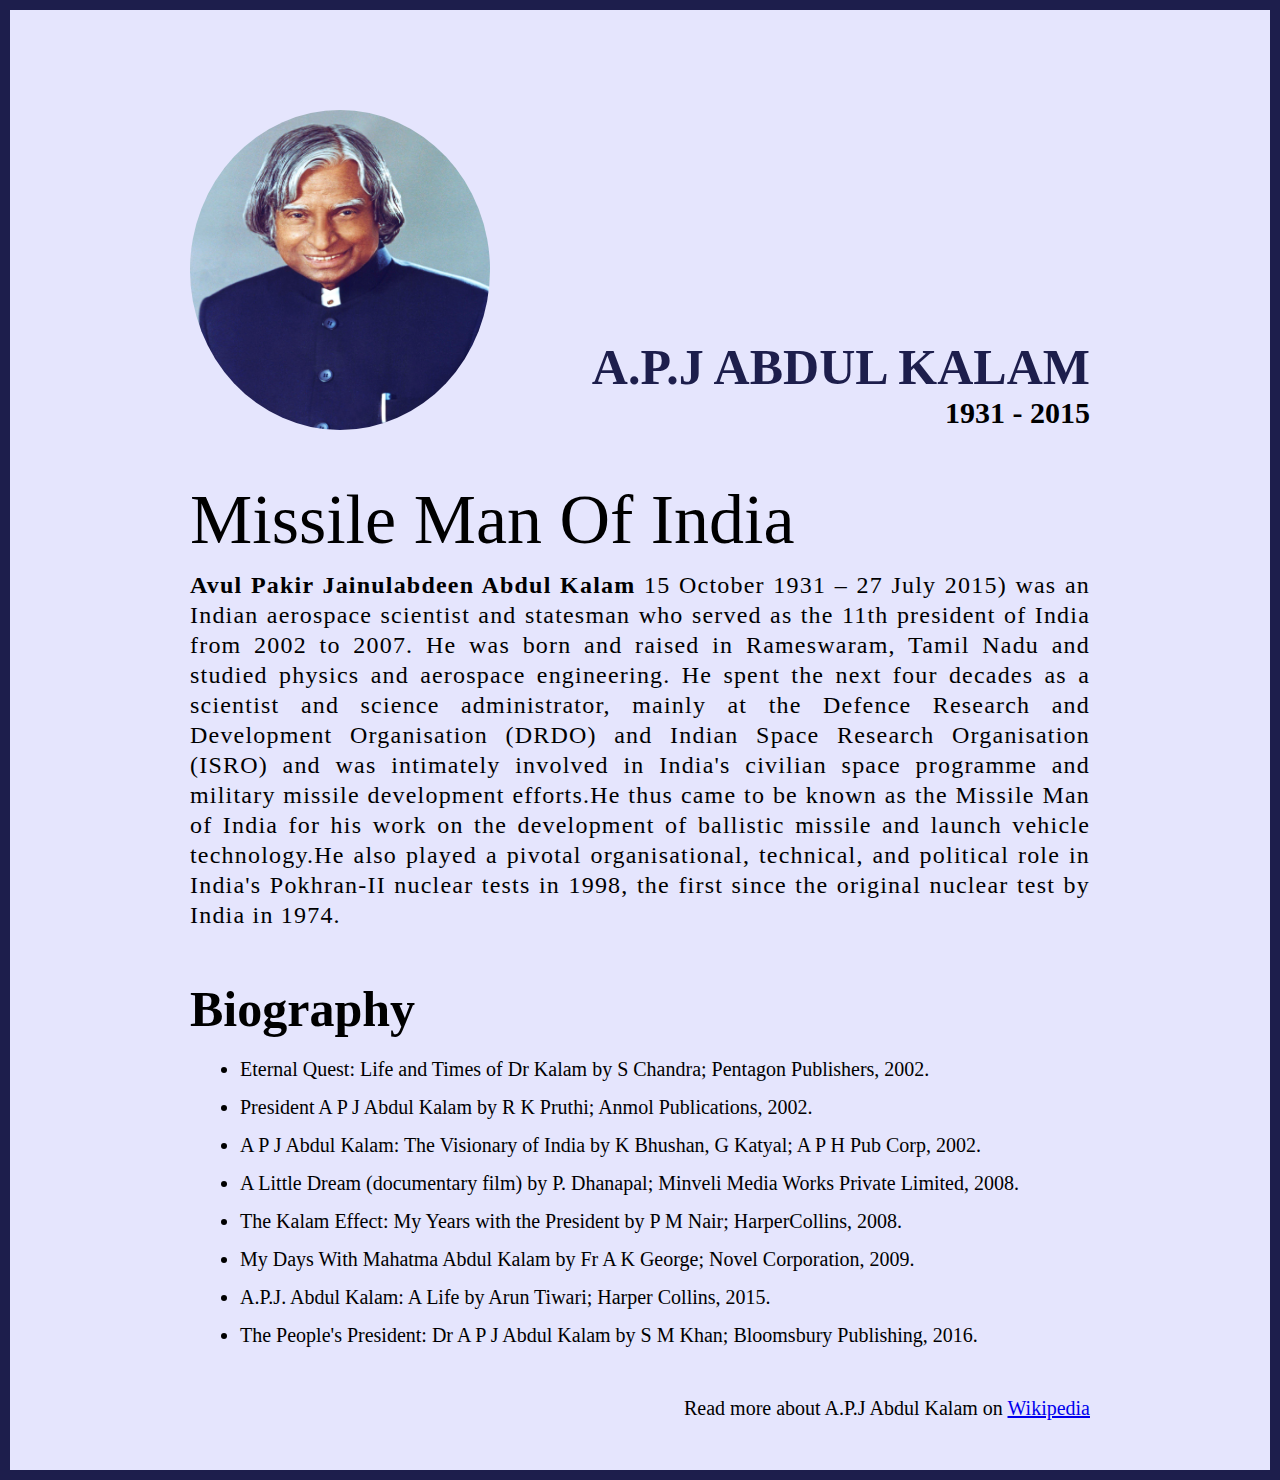
<file: Project1/index.html>
<!DOCTYPE html>
<html lang="en">
<head>
    <meta charset="UTF-8">
    <meta name="viewport" content="width=device-width, initial-scale=1.0">
    <title>The Tribute Website | A.P.J Abdul Kalam</title>
    <link rel="stylesheet" href="style.css">
</head>
<body>
    <div class="container">
        <div class="content">
            <section class="top-section">
                <div class="image_container">
                    <img src="images/apj.jpg" alt="Tribute" >
                </div>
                <div>
                    <h1>A.P.J Abdul Kalam</h1>
                    <h4>1931 - 2015</h4>
                </div>
            </section>
            <section class="about-section">
                <h2>Missile Man Of India</h2>
                <p>
                    <b>Avul Pakir Jainulabdeen Abdul Kalam</b> 15 October 1931 – 27 July 2015) was an Indian aerospace scientist and statesman who served as the 11th president of India from 2002 to 2007. He was born and raised in Rameswaram, Tamil Nadu and studied physics and aerospace engineering. He spent the next four decades as a scientist and science administrator, mainly at the Defence Research and Development Organisation (DRDO) and Indian Space Research Organisation (ISRO) and was intimately involved in India's civilian space programme and military missile development efforts.He thus came to be known as the Missile Man of India for his work on the development of ballistic missile and launch vehicle technology.He also played a pivotal organisational, technical, and political role in India's Pokhran-II nuclear tests in 1998, the first since the original nuclear test by India in 1974.</p>
            </section>
            <section class="biography-section">
                <h3>Biography</h3>
                <ul>
                    <li>Eternal Quest: Life and Times of Dr Kalam by S Chandra; Pentagon Publishers, 2002.</li>
                    <li>President A P J Abdul Kalam by R K Pruthi; Anmol Publications, 2002.</li>
                    <li>A P J Abdul Kalam: The Visionary of India by K Bhushan, G Katyal; A P H Pub Corp, 2002.</li>
                    <li>A Little Dream (documentary film) by P. Dhanapal; Minveli Media Works Private Limited, 2008.</li>
                    <li>The Kalam Effect: My Years with the President by P M Nair; HarperCollins, 2008.</li>
                    <li>My Days With Mahatma Abdul Kalam by Fr A K George; Novel Corporation, 2009.</li>
                    <li>A.P.J. Abdul Kalam: A Life by Arun Tiwari; Harper Collins, 2015.</li>
                    <li>The People's President: Dr A P J Abdul Kalam by S M Khan; Bloomsbury Publishing, 2016.</li>
                </ul>
                
            </section>
            <footer>
                <p>Read more about A.P.J Abdul Kalam on <a href="https://en.wikipedia.org/wiki/A._P._J._Abdul_Kalam">Wikipedia</a></p>
            </footer>
        </div>
    </div>
</body>
</html>
</file>
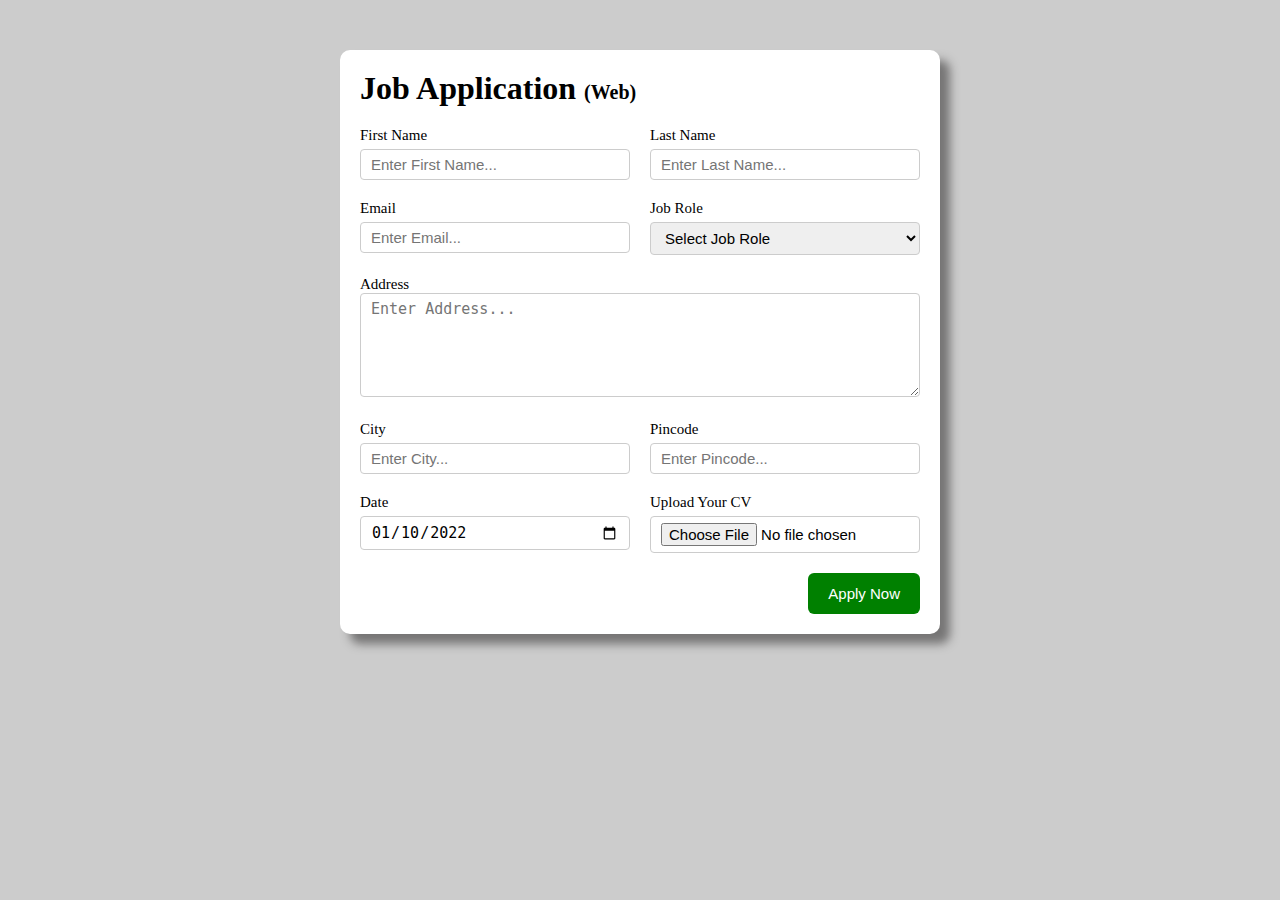
<file: Project2/index.html>
<!DOCTYPE html>
<html lang="en">
<head>
    <meta charset="UTF-8">
    <meta name="viewport" content="width=device-width, initial-scale=1.0">
    <title>Job Application Form</title>
    <link rel="stylesheet" href="style.css">
</head>
<body>
    <div class="container">
        <div class="apply_box">
            <h1>Job Application 
            <span class="title_small">(Web)</span></h1>
            <form action="">
                <div class="form_container">
                    <div class="form_control">
                        <label for="first_name">First Name</label>
                        <input name="first_name" id="first_name" placeholder="Enter First Name...">
                    </div>
                    <div class="form_control">
                        <label for="last_name">Last Name</label>
                        <input name="last_name" id="last_name" placeholder="Enter Last Name...">
                    </div>
                    <div class="form_control">
                        <label for="email">Email</label>
                        <input type="email" name="email" id="email" placeholder="Enter Email...">
                    </div>
                    <div class="form_control">
                        <label for="job_role">Job Role</label>
                        <select name="job_role" id="job_role">
                            <option value="">Select Job Role</option>
                            <option value="frontend">Frontend Developer</option>
                            <option value="backend">Backend Developer</option>
                            <option value="full_stack">Full Stack Developer</option>
                            <option value="ui_ux">UI UX Designer</option>
                        </select>
                    </div>
                    <div class="textarea_control">
                        <label for="address">Address</label>
                        <textarea name="address" id="address" cols="50" rows="5" placeholder="Enter Address..."></textarea>
                    </div>
                    <div class="form_control">
                        <label for="city">City</label>
                        <input name="city" id="city" placeholder="Enter City...">
                    </div>
                    <div class="form_control">
                        <label for="pincode">Pincode</label>
                        <input type="number" name="pincode" id="pincode" placeholder="Enter Pincode...">
                    </div>
                    <div class="form_control">
                        <label for="date">Date</label>
                        <input value="2022-01-10" type="date" name="date" id="date" >
                    </div>
                    <div class="form_control">
                        <label for="upload">Upload Your CV</label>
                        <input type="file" name="upload" id="upload" >
                    </div>
                </div>
                <div class="button_container">
                    <button type="submit">Apply Now</button>
                </div>
            </form>
        </div>
    </div>
</body>
</html>
</file>
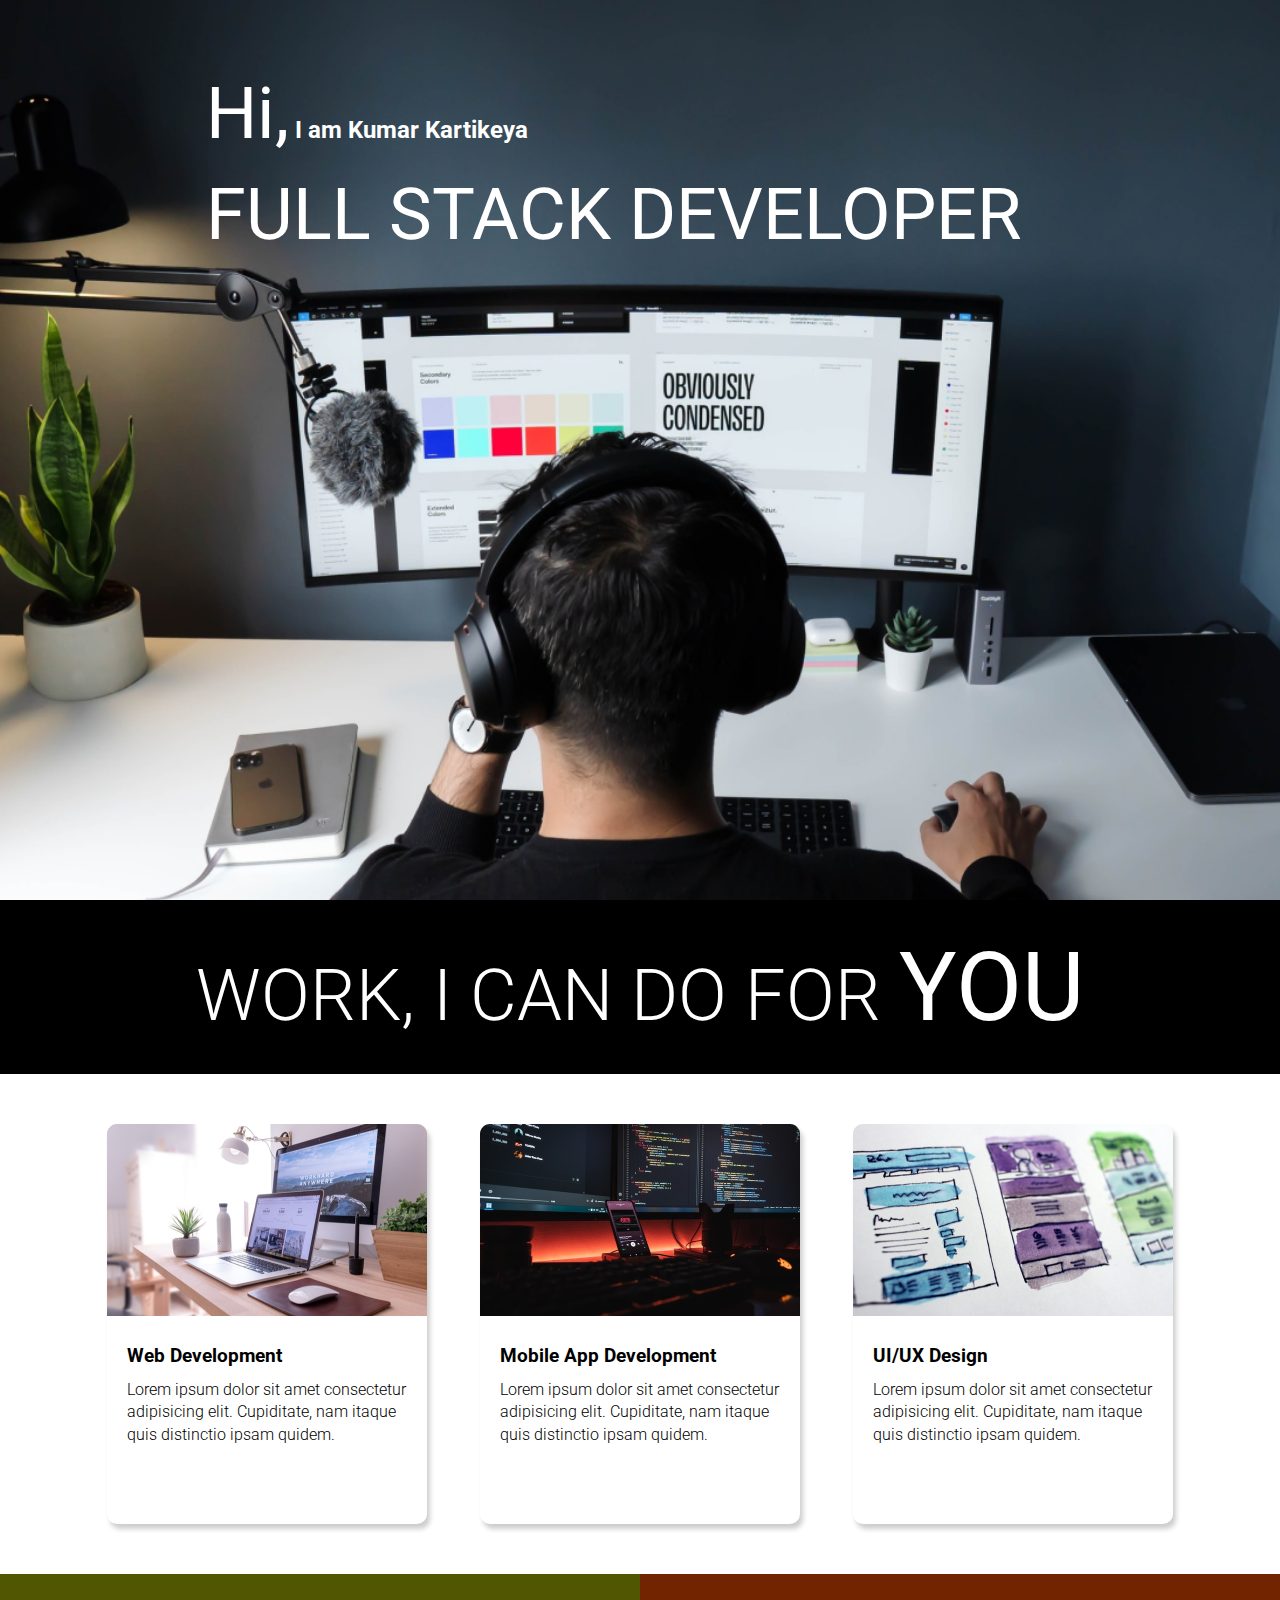
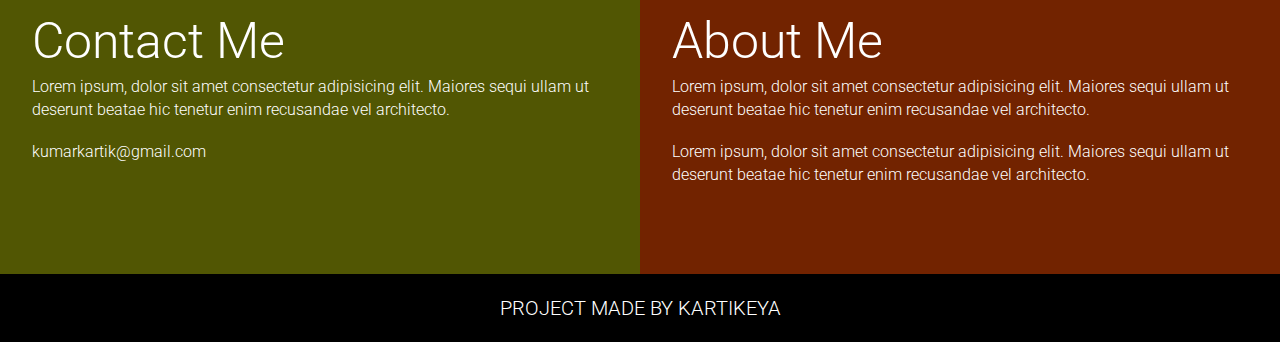
<file: Project4/index.html>
<!DOCTYPE html>
<html lang="en">
<head>
    <meta charset="UTF-8">
    <meta name="viewport" content="width=device-width, initial-scale=1.0">
    <title>Developer | Landing Page</title>
    <link rel="stylesheet" href="style.css">
</head>
<body>
    <section class="hero_section">
        <div class="text_container">
            <h2> <span class="lg_text">Hi,</span> I am Kumar Kartikeya</h2>
            <h1 class="lg_text">FULL STACK DEVELOPER</h1>
        </div>
    </section>
    <section class="black_box">
        <h2>WORK, I CAN DO FOR <span>YOU</span></h2>
    </section>

    <!-- Card Container -->
    <section class="work">
        <div class="grid_item">
            <div class="card">
                <div class="image_container">
                    <img src="/Project4/images/web.png" alt="Web Development">
                </div>
                <div class="card_content">
                    <h3>Web Development</h3>
                    <p>Lorem ipsum dolor sit amet consectetur adipisicing elit. Cupiditate, nam itaque quis distinctio ipsam quidem.</p>
                </div>
            </div>
        </div>
        <div class="grid_item">
            <div class="card">
                <div class="image_container">
                    <img src="/Project4/images/mobile.png" alt="App Development">
                </div>
                <div class="card_content">
                    <h3>Mobile App Development</h3>
                    <p>Lorem ipsum dolor sit amet consectetur adipisicing elit. Cupiditate, nam itaque quis distinctio ipsam quidem.</p>
                </div>
            </div>
        </div>
        <div class="grid_item">
            <div class="card">
                <div class="image_container">
                    <img src="/Project4/images/uiux.png" alt="UIUX Development">
                </div>
                <div class="card_content">
                    <h3>UI/UX Design</h3>
                    <p>Lorem ipsum dolor sit amet consectetur adipisicing elit. Cupiditate, nam itaque quis distinctio ipsam quidem.</p>
                </div>
            </div>
        </div>
        
    </section>

    <!-- Contact/About section -->
    <section class="bottom_section">
        <div class="contact">
            <h2>Contact Me</h2>
            <p>Lorem ipsum, dolor sit amet consectetur adipisicing elit. Maiores sequi ullam ut deserunt beatae hic tenetur enim recusandae vel architecto.</p>
            <p>kumarkartik@gmail.com</p>
        </div>
        <div class="about">
            <h2>About Me</h2>
            <p>Lorem ipsum, dolor sit amet consectetur adipisicing elit. Maiores sequi ullam ut deserunt beatae hic tenetur enim recusandae vel architecto.</p>
            <p>Lorem ipsum, dolor sit amet consectetur adipisicing elit. Maiores sequi ullam ut deserunt beatae hic tenetur enim recusandae vel architecto.</p>
        </div>
    </section>

    <footer>Project made by Kartikeya</footer>
</body>
</html>
</file>
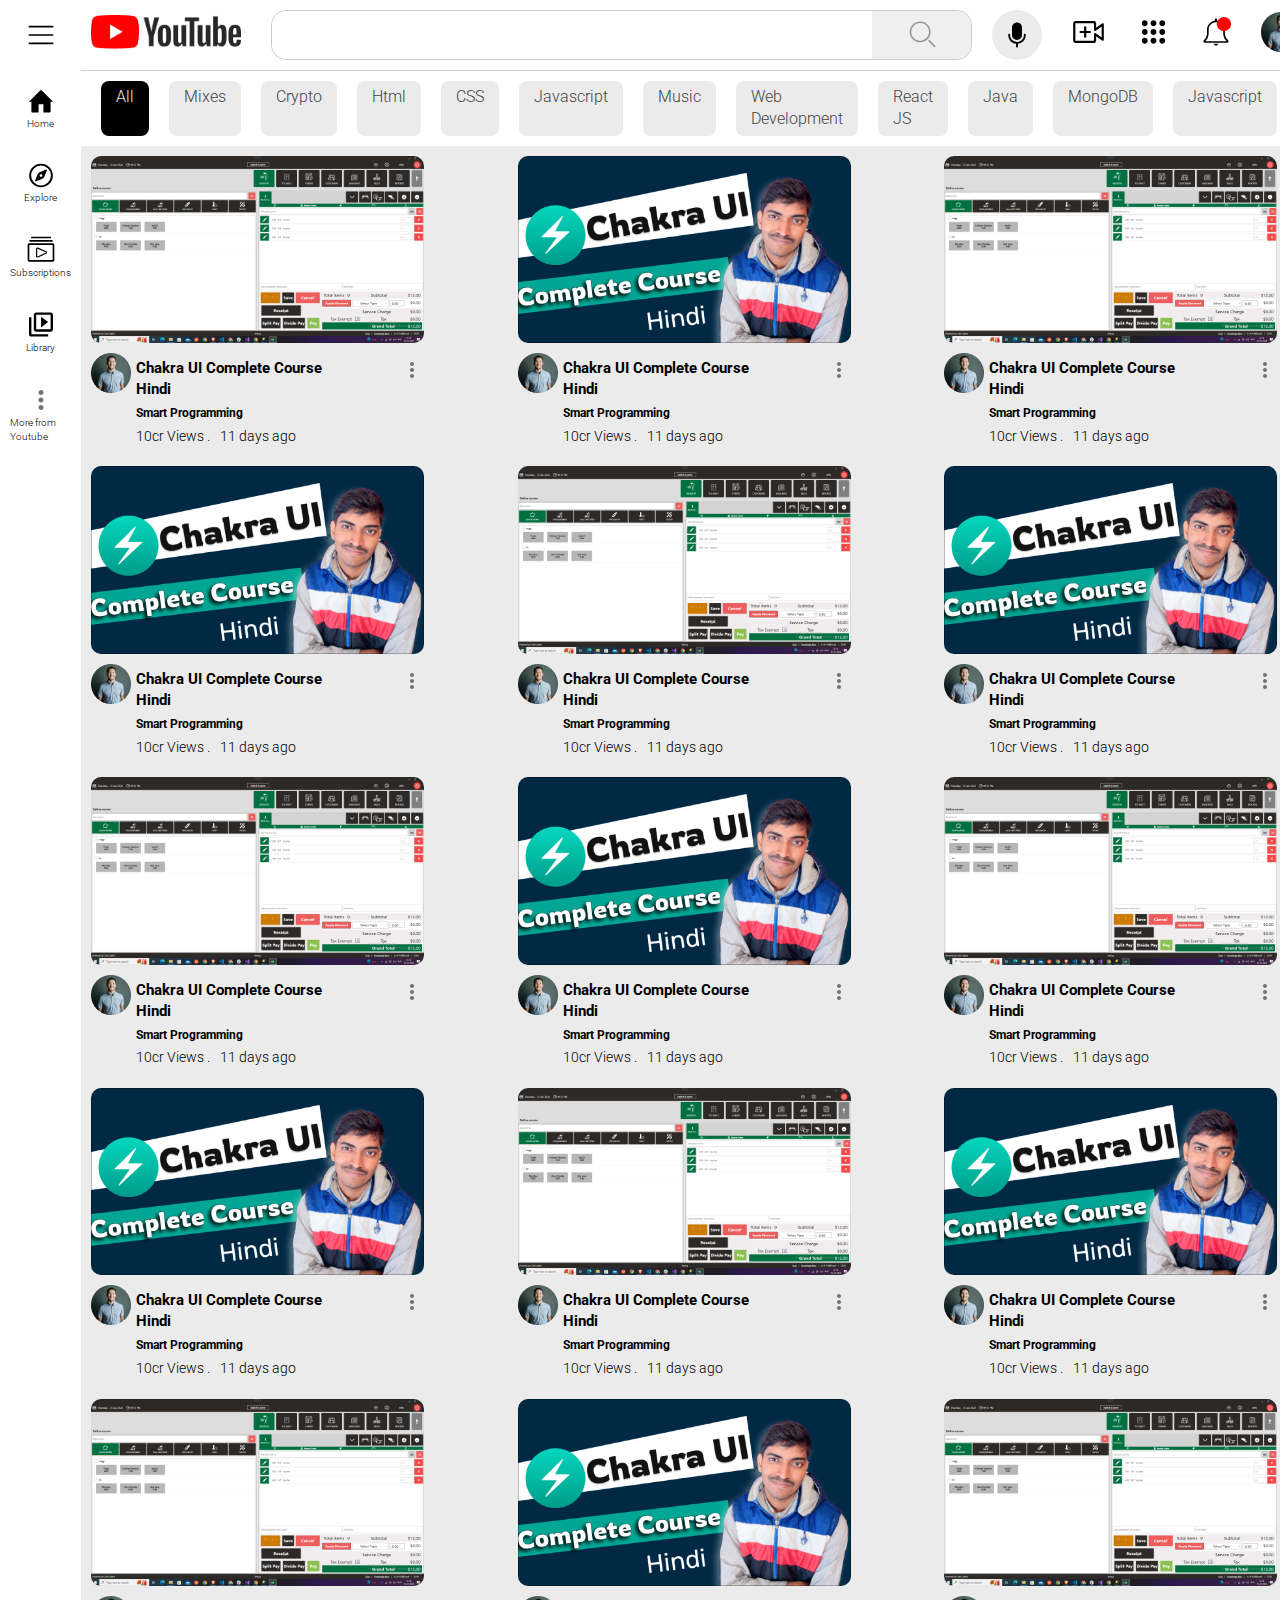
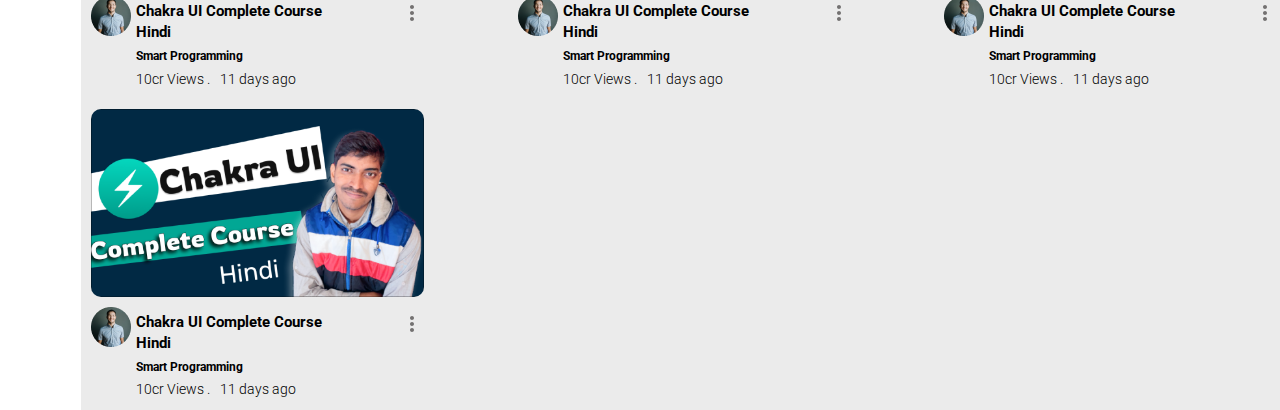
<file: Project7/index.html>
<!DOCTYPE html>
<html lang="en">
<head>
    <meta charset="UTF-8">
    <meta name="viewport" content="width=device-width, initial-scale=1.0">
    <title>YouTube LandingPage Clone</title>
    <link rel="stylesheet" href="style.css">
</head>
<body>
    <div class="container">
        <aside>
            <div class="bars">
                <img src="icons/bars.svg" alt="bars">
            </div>
            <div class="side-icons">
                <i>
                    <img src="icons/home.svg" alt="home">
                </i>
                <p>Home</p>
            </div>
            <div class="side-icons">
                <i>
                    <img src="icons/compass.svg" alt="Explore">
                </i>
                <p>Explore</p>
            </div>
            <div class="side-icons">
                <i>
                    <img src="icons/video-gallary.svg" alt="gallery">
                </i>
                <p>Subscriptions</p>
            </div>
            <div class="side-icons">
                <i>
                    <img src="icons/video-library.svg" alt="library">
                </i>
                <p>Library</p>
            </div>
            <div class="side-icons">
                <i>
                    <img src="icons/dots.svg" alt="More..">
                </i>
                <p>More from Youtube</p>
            </div>
        </aside>
        <div class="main-container">
            <header>
                <nav>
                    <div class="logo">
                        <img src="images/youtube-logo.png" alt="Youtube logo">
                    </div>
                    <div class="center-nav">
                        <div class="search">
                            <input type="text">
                            <button>
                                <img src="icons/search.svg" alt="Search Icon">
                            </button>
                        </div>
                        <div class="mic">
                            <img src="icons/mic.svg" alt="mic">
                        </div>
                    </div>
                    <div class="side-nav">
                        <i>
                            <img src="icons/video-add.svg" alt="video add">
                        </i>
                        <i>
                            <img src="icons/dot-grid.svg" alt="grid">
                        </i>
                        <i>
                            <img src="icons/bell.svg" alt="bell">
                        </i>
                        <i>
                            <img src="images/avatar.png" alt="avatar">
                        </i>
                    </div>
                </nav>
                <div class="tags">
                    <div class="tag dark">All</div>
                    <div class="tag light">Mixes</div>
                    <div class="tag light">Crypto</div>
                    <div class="tag light">Html</div>
                    <div class="tag light">CSS</div>
                    <div class="tag light">Javascript</div>
                    <div class="tag light">Music</div>
                    <div class="tag light">Web Development</div>
                    <div class="tag light">React JS</div>
                    <div class="tag light">Java</div>
                    <div class="tag light">MongoDB</div>
                    <div class="tag light">Javascript</div>
                    <div class="tag light">Music</div>
                    <div class="tag light">Web Development</div>
                    <div class="tag light">React JS</div>
                    
                </div>
            </header>
            <main>
                <div class="card-container">
                    <div class="card">
                        <img src="images/thumbnail2.png" alt="thumbnail">
                        <div class="avatar-content">
                            <div class="avatar">
                                <img src="images/avatar.png" alt="Avatar">
                            </div>
    
                            <div class="content">
                                <h3>Chakra UI Complete Course Hindi</h3>
                                <p class="channel-name">
                                    Smart Programming
                                </p>
                                <div class="content-status">
                                    <p>10cr Views .</p>
                                    <p>11 days ago</p>
                                </div>
                            </div>
                            <div class="dots">
                                <img src="icons/dots.svg" alt="dots">
                            </div>
                        </div>
                    </div>

                    <div class="card">
                        <img src="images/thumbnail.png" alt="thumbnail">
                        <div class="avatar-content">
                            <div class="avatar">
                                <img src="images/avatar.png" alt="Avatar">
                            </div>
    
                            <div class="content">
                                <h3>Chakra UI Complete Course Hindi</h3>
                                <p class="channel-name">
                                    Smart Programming
                                </p>
                                <div class="content-status">
                                    <p>10cr Views .</p>
                                    <p>11 days ago</p>
                                </div>
                            </div>
                            <div class="dots">
                                <img src="icons/dots.svg" alt="dots">
                            </div>
                        </div>
                    </div>

                    <div class="card">
                        <img src="images/thumbnail2.png" alt="thumbnail">
                        <div class="avatar-content">
                            <div class="avatar">
                                <img src="images/avatar.png" alt="Avatar">
                            </div>
    
                            <div class="content">
                                <h3>Chakra UI Complete Course Hindi</h3>
                                <p class="channel-name">
                                    Smart Programming
                                </p>
                                <div class="content-status">
                                    <p>10cr Views .</p>
                                    <p>11 days ago</p>
                                </div>
                            </div>
                            <div class="dots">
                                <img src="icons/dots.svg" alt="dots">
                            </div>
                        </div>
                    </div>

                    <div class="card">
                        <img src="images/thumbnail.png" alt="thumbnail">
                        <div class="avatar-content">
                            <div class="avatar">
                                <img src="images/avatar.png" alt="Avatar">
                            </div>
    
                            <div class="content">
                                <h3>Chakra UI Complete Course Hindi</h3>
                                <p class="channel-name">
                                    Smart Programming
                                </p>
                                <div class="content-status">
                                    <p>10cr Views .</p>
                                    <p>11 days ago</p>
                                </div>
                            </div>
                            <div class="dots">
                                <img src="icons/dots.svg" alt="dots">
                            </div>
                        </div>
                    </div>

                    <div class="card">
                        <img src="images/thumbnail2.png" alt="thumbnail">
                        <div class="avatar-content">
                            <div class="avatar">
                                <img src="images/avatar.png" alt="Avatar">
                            </div>
    
                            <div class="content">
                                <h3>Chakra UI Complete Course Hindi</h3>
                                <p class="channel-name">
                                    Smart Programming
                                </p>
                                <div class="content-status">
                                    <p>10cr Views .</p>
                                    <p>11 days ago</p>
                                </div>
                            </div>
                            <div class="dots">
                                <img src="icons/dots.svg" alt="dots">
                            </div>
                        </div>
                    </div>

                    <div class="card">
                        <img src="images/thumbnail.png" alt="thumbnail">
                        <div class="avatar-content">
                            <div class="avatar">
                                <img src="images/avatar.png" alt="Avatar">
                            </div>
    
                            <div class="content">
                                <h3>Chakra UI Complete Course Hindi</h3>
                                <p class="channel-name">
                                    Smart Programming
                                </p>
                                <div class="content-status">
                                    <p>10cr Views .</p>
                                    <p>11 days ago</p>
                                </div>
                            </div>
                            <div class="dots">
                                <img src="icons/dots.svg" alt="dots">
                            </div>
                        </div>
                    </div>

                    <div class="card">
                        <img src="images/thumbnail2.png" alt="thumbnail">
                        <div class="avatar-content">
                            <div class="avatar">
                                <img src="images/avatar.png" alt="Avatar">
                            </div>
    
                            <div class="content">
                                <h3>Chakra UI Complete Course Hindi</h3>
                                <p class="channel-name">
                                    Smart Programming
                                </p>
                                <div class="content-status">
                                    <p>10cr Views .</p>
                                    <p>11 days ago</p>
                                </div>
                            </div>
                            <div class="dots">
                                <img src="icons/dots.svg" alt="dots">
                            </div>
                        </div>
                    </div>

                    <div class="card">
                        <img src="images/thumbnail.png" alt="thumbnail">
                        <div class="avatar-content">
                            <div class="avatar">
                                <img src="images/avatar.png" alt="Avatar">
                            </div>
    
                            <div class="content">
                                <h3>Chakra UI Complete Course Hindi</h3>
                                <p class="channel-name">
                                    Smart Programming
                                </p>
                                <div class="content-status">
                                    <p>10cr Views .</p>
                                    <p>11 days ago</p>
                                </div>
                            </div>
                            <div class="dots">
                                <img src="icons/dots.svg" alt="dots">
                            </div>
                        </div>
                    </div>

                    <div class="card">
                        <img src="images/thumbnail2.png" alt="thumbnail">
                        <div class="avatar-content">
                            <div class="avatar">
                                <img src="images/avatar.png" alt="Avatar">
                            </div>
    
                            <div class="content">
                                <h3>Chakra UI Complete Course Hindi</h3>
                                <p class="channel-name">
                                    Smart Programming
                                </p>
                                <div class="content-status">
                                    <p>10cr Views .</p>
                                    <p>11 days ago</p>
                                </div>
                            </div>
                            <div class="dots">
                                <img src="icons/dots.svg" alt="dots">
                            </div>
                        </div>
                    </div>

                    <div class="card">
                        <img src="images/thumbnail.png" alt="thumbnail">
                        <div class="avatar-content">
                            <div class="avatar">
                                <img src="images/avatar.png" alt="Avatar">
                            </div>
    
                            <div class="content">
                                <h3>Chakra UI Complete Course Hindi</h3>
                                <p class="channel-name">
                                    Smart Programming
                                </p>
                                <div class="content-status">
                                    <p>10cr Views .</p>
                                    <p>11 days ago</p>
                                </div>
                            </div>
                            <div class="dots">
                                <img src="icons/dots.svg" alt="dots">
                            </div>
                        </div>
                    </div>

                    <div class="card">
                        <img src="images/thumbnail2.png" alt="thumbnail">
                        <div class="avatar-content">
                            <div class="avatar">
                                <img src="images/avatar.png" alt="Avatar">
                            </div>
    
                            <div class="content">
                                <h3>Chakra UI Complete Course Hindi</h3>
                                <p class="channel-name">
                                    Smart Programming
                                </p>
                                <div class="content-status">
                                    <p>10cr Views .</p>
                                    <p>11 days ago</p>
                                </div>
                            </div>
                            <div class="dots">
                                <img src="icons/dots.svg" alt="dots">
                            </div>
                        </div>
                    </div>

                    <div class="card">
                        <img src="images/thumbnail.png" alt="thumbnail">
                        <div class="avatar-content">
                            <div class="avatar">
                                <img src="images/avatar.png" alt="Avatar">
                            </div>
    
                            <div class="content">
                                <h3>Chakra UI Complete Course Hindi</h3>
                                <p class="channel-name">
                                    Smart Programming
                                </p>
                                <div class="content-status">
                                    <p>10cr Views .</p>
                                    <p>11 days ago</p>
                                </div>
                            </div>
                            <div class="dots">
                                <img src="icons/dots.svg" alt="dots">
                            </div>
                        </div>
                    </div>

                    <div class="card">
                        <img src="images/thumbnail2.png" alt="thumbnail">
                        <div class="avatar-content">
                            <div class="avatar">
                                <img src="images/avatar.png" alt="Avatar">
                            </div>
    
                            <div class="content">
                                <h3>Chakra UI Complete Course Hindi</h3>
                                <p class="channel-name">
                                    Smart Programming
                                </p>
                                <div class="content-status">
                                    <p>10cr Views .</p>
                                    <p>11 days ago</p>
                                </div>
                            </div>
                            <div class="dots">
                                <img src="icons/dots.svg" alt="dots">
                            </div>
                        </div>
                    </div>

                    <div class="card">
                        <img src="images/thumbnail.png" alt="thumbnail">
                        <div class="avatar-content">
                            <div class="avatar">
                                <img src="images/avatar.png" alt="Avatar">
                            </div>
    
                            <div class="content">
                                <h3>Chakra UI Complete Course Hindi</h3>
                                <p class="channel-name">
                                    Smart Programming
                                </p>
                                <div class="content-status">
                                    <p>10cr Views .</p>
                                    <p>11 days ago</p>
                                </div>
                            </div>
                            <div class="dots">
                                <img src="icons/dots.svg" alt="dots">
                            </div>
                        </div>
                    </div>

                    <div class="card">
                        <img src="images/thumbnail2.png" alt="thumbnail">
                        <div class="avatar-content">
                            <div class="avatar">
                                <img src="images/avatar.png" alt="Avatar">
                            </div>
    
                            <div class="content">
                                <h3>Chakra UI Complete Course Hindi</h3>
                                <p class="channel-name">
                                    Smart Programming
                                </p>
                                <div class="content-status">
                                    <p>10cr Views .</p>
                                    <p>11 days ago</p>
                                </div>
                            </div>
                            <div class="dots">
                                <img src="icons/dots.svg" alt="dots">
                            </div>
                        </div>
                    </div>

                    <div class="card">
                        <img src="images/thumbnail.png" alt="thumbnail">
                        <div class="avatar-content">
                            <div class="avatar">
                                <img src="images/avatar.png" alt="Avatar">
                            </div>
    
                            <div class="content">
                                <h3>Chakra UI Complete Course Hindi</h3>
                                <p class="channel-name">
                                    Smart Programming
                                </p>
                                <div class="content-status">
                                    <p>10cr Views .</p>
                                    <p>11 days ago</p>
                                </div>
                            </div>
                            <div class="dots">
                                <img src="icons/dots.svg" alt="dots">
                            </div>
                        </div>
                    </main>
                </div>
            </div>
        </div>
                
    </div>
</body>
</html>
</file>
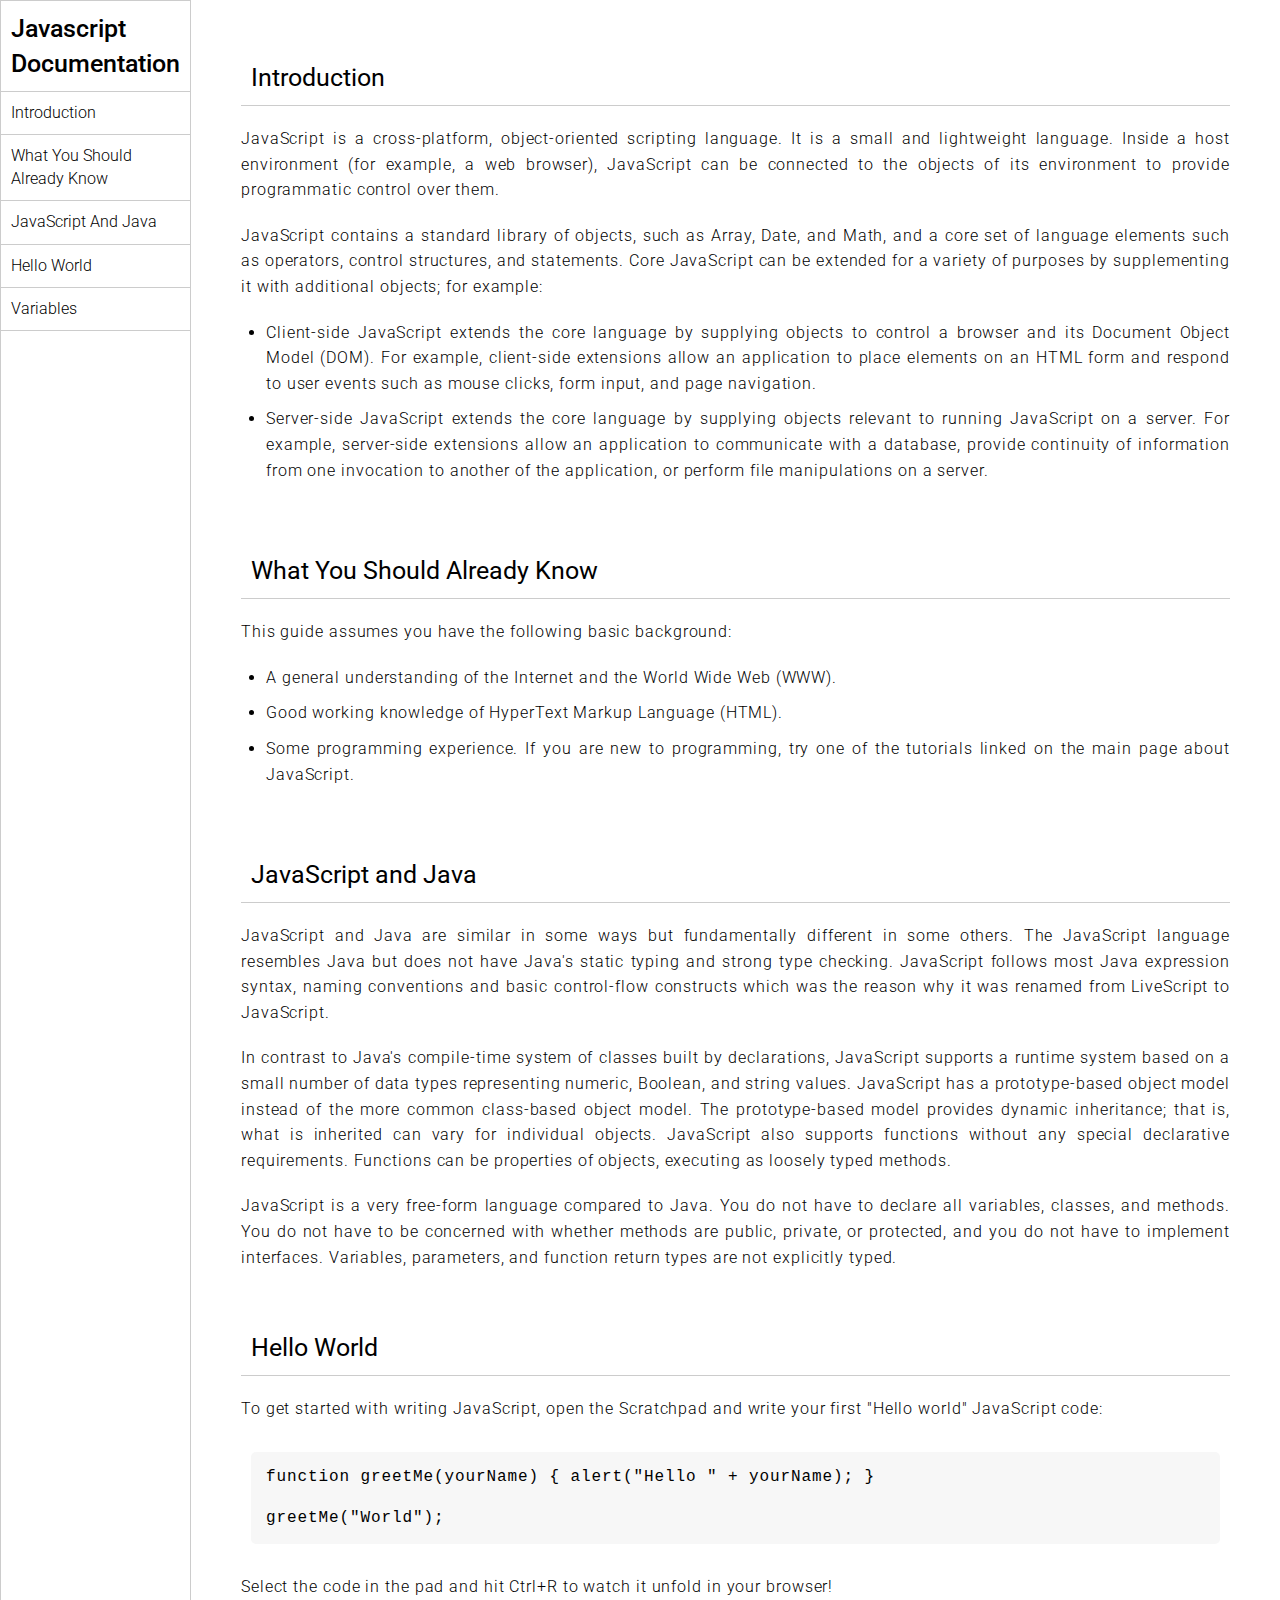
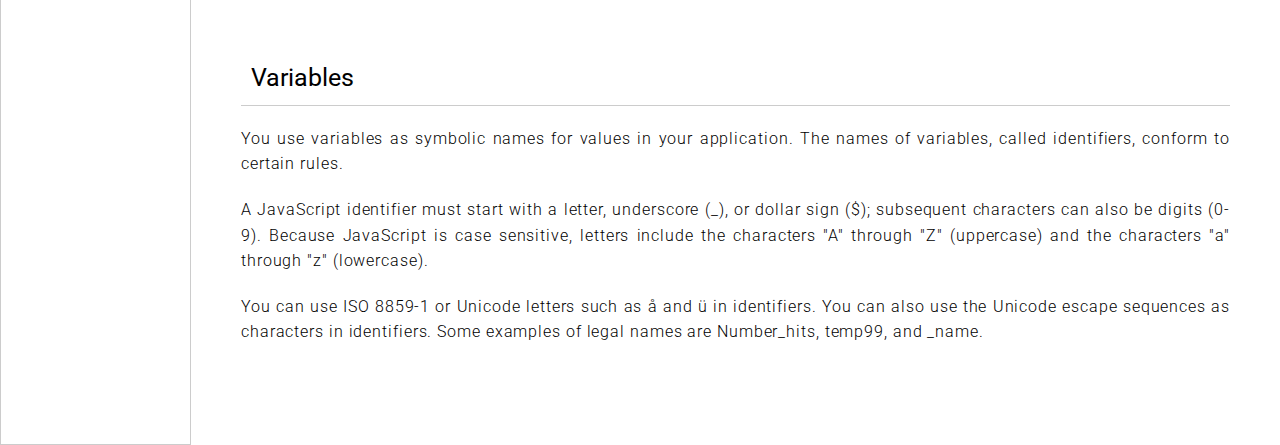
<file: Project8/index.html>
<!DOCTYPE html>
<html lang="en">
<head>
    <meta charset="UTF-8">
    <meta name="viewport" content="width=device-width, initial-scale=1.0">
    <title>Javascript Documentation</title>
    <link rel="stylesheet" href="style.css">
</head>
<body>
    <header>
        <nav>
            <h1>Javascript Documentation</h1>
            <ul>
                <a href="#introduction">
                    <li>Introduction</li>
                </a>
                <a href="#what_you_should_already_know">
                    <li>What You Should Already Know</li>
                </a>
                <a href="#javascript_and_java">
                    <li>JavaScript And Java</li>
                </a>
                <a href="#hello_world">
                    <li>Hello World</li>
                </a>
                <a href="#variables">
                    <li>Variables</li>
                </a>
            </ul>
        </nav>
    </header>
    <main>
        <section id="introduction">
            <h1>Introduction</h1>
            <article>
                <p>JavaScript is a cross-platform, object-oriented scripting language. It is a small and lightweight language. Inside a host environment (for example, a web browser), JavaScript can be connected to the objects of its environment to provide programmatic control over them.</p>
                <p>JavaScript contains a standard library of objects, such as Array, Date, and Math, and a core set of language elements such as operators, control structures, and statements. Core JavaScript can be extended for a variety of purposes by supplementing it with additional objects; for example:</p>
                <ul>
                    <li>Client-side JavaScript extends the core language by supplying objects to control a browser and its Document Object Model (DOM). For example, client-side extensions allow an application to place elements on an HTML form and respond to user events such as mouse clicks, form input, and page navigation.
                    </li>
                    <li>Server-side JavaScript extends the core language by supplying objects relevant to running JavaScript on a server. For example, server-side extensions allow an application to communicate with a database, provide continuity of information from one invocation to another of the application, or perform file manipulations on a server.</li>
                </ul>
            </article>
        </section>

        <section id="what_you_should_already_know">
            <h1>What You Should Already Know</h1>
            <article>
                <p>This guide assumes you have the following basic background:</p>
                <ul>
                    <li>A general understanding of the Internet and the World Wide Web (WWW).
                    </li>
                    <li>Good working knowledge of HyperText Markup Language (HTML).</li>
                    <li>Some programming experience. If you are new to programming, try one of the tutorials linked on the main page about JavaScript.</li>
                </ul>
            </article>
        </section>
        
        <section id="javascript_and_java">
            <h1>JavaScript and Java</h1>
            <article>
                <p>JavaScript and Java are similar in some ways but fundamentally different in some others. The JavaScript language resembles Java but does not have Java's static typing and strong type checking. JavaScript follows most Java expression syntax, naming conventions and basic control-flow constructs which was the reason why it was renamed from LiveScript to JavaScript.</p>
                <p>In contrast to Java's compile-time system of classes built by declarations, JavaScript supports a runtime system based on a small number of data types representing numeric, Boolean, and string values. JavaScript has a prototype-based object model instead of the more common class-based object model. The prototype-based model provides dynamic inheritance; that is, what is inherited can vary for individual objects. JavaScript also supports functions without any special declarative requirements. Functions can be properties of objects, executing as loosely typed methods.</p>
                <p>JavaScript is a very free-form language compared to Java. You do not have to declare all variables, classes, and methods. You do not have to be concerned with whether methods are public, private, or protected, and you do not have to implement interfaces. Variables, parameters, and function return types are not explicitly typed.</p>
            </article>
        </section>
        <section id="hello_world">
            <h1>Hello World</h1>
            <article>
                <p>To get started with writing JavaScript, open the Scratchpad and write your first "Hello world" JavaScript code:</p>
                <code>function greetMe(yourName) { alert("Hello " + yourName); }

                    greetMe("World");</code>
                <p>Select the code in the pad and hit Ctrl+R to watch it unfold in your browser!</p>
            </article>
        </section>
        <section id="variables">
            <h1>Variables</h1>
            <article>
                <p>You use variables as symbolic names for values in your application. The names of variables, called identifiers, conform to certain rules.</p>
                <p>A JavaScript identifier must start with a letter, underscore (_), or dollar sign ($); subsequent characters can also be digits (0-9). Because JavaScript is case sensitive, letters include the characters "A" through "Z" (uppercase) and the characters "a" through "z" (lowercase).</p>
                <p>You can use ISO 8859-1 or Unicode letters such as å and ü in identifiers. You can also use the Unicode escape sequences as characters in identifiers. Some examples of legal names are Number_hits, temp99, and _name.</p>
            </article>
        </section>
    </main>
</body>
</html>
</file>
<file: Project1/style.css>
*{
    margin: 0;
    padding: 0;
    box-sizing: border-box;
}

.container{
    background-color: #e5e5fd;
    min-height: 100vh;
    border: 10px solid #1d1e4c;
}

.content{
    max-width: 900px;
    margin: 0 auto;
}
.top-section{
    margin-top: 100px;
    display: flex;
    justify-content: space-between;
    align-items: flex-end;
}
.top-section h1{
    font-size: 50px;
    font-weight: bold;
    color: #1d1e4c;
    text-transform: uppercase;
}
.top-section h4{
    font-size: 30px;
    text-align: end;
}
.image_container{
    border-radius: 50%;
    overflow: hidden;
}
.image_container, img{
    width: 300px;
    height: 320px;
}

/* about section */
.about-section{
    margin-top: 50px;
}
.about-section h2{
    font-size: 70px;
    font-weight: 400;
    margin-bottom: 10px;
}
.about-section p{
    font-size: 24px;
    line-height: 30px;
    letter-spacing: 1.2px;
    text-align: justify;
}

/* biography-section */
.biography-section{
    margin: 50px 0;
}
.biography-section h3{
    font-size: 50px;
    margin-bottom: 20px;
}
.biography-section ul{
    margin-left: 50px;
}
.biography-section li{
    margin-bottom: 15px;
    font-size: 20px;
}

/* footer */
footer{
    margin: 50px 0;
}
footer p{
    text-align: end;
    font-size: 20px;
}
</file>
<file: Project2/style.css>
*{
    margin: 0;
    padding: 0;
    box-sizing: border-box;
}

body{
    background-color: #ccc;
}

.container{
    max-width: 900px;
    margin: 0 auto;
    /* background-color: aquamarine; */
}

.apply_box{
    max-width: 600px;
    padding: 20px;
    background-color: #fff;
    margin: 0 auto;
    margin-top: 50px;
    box-shadow: 10px 10px 10px rgba(33, 32, 32, 0.5);
    border-radius: 10px;
}
.title_small{
    font-size: 20px;
}

.form_container{
    margin-top: 20px;
    display: grid;
    grid-template-columns: repeat(auto-fit, minmax(200px, 1fr));
    gap: 20px;
}

.form_control{
    display: flex;
    flex-direction: column;
}
label{
    font-size: 15px;
    margin-bottom: 5PX;
}

input, select, textarea{
    padding: 6px 10px;
    border: 1px solid #ccc;
    border-radius: 4px;
    font-size: 15px;
}

input:focus{
    outline-color: red;
}

.button_container{
    display: flex;
    justify-content: flex-end;
    margin-top: 20px;
}

button{
    padding: 10px 18px;
    background-color: green;
    color: #fff;
    border: 2px solid transparent;
    border-radius: 6px;
    font-size: 15px;
    transition: .2s ease-in;
}
button:hover{
    background-color: rgb(49, 162, 49);
    border: 2px solid rgb(181, 181, 181);
    transition: 0.2s ease-out;
    cursor: pointer;
    /* transform: translateY(30deg); */
}

.textarea_control{
    grid-column: 1 / span 2;
}
.textarea_control textarea{
    width: 100%;
}

/* Responsive */

@media( max-width:459px){
    .textarea_control{
        grid-column: 1 / span 1;
    }

    .button_container{
        display: flex;
        justify-content: center;
        margin-top: 20px;
    }

    button{
        padding: 10px 18px;
        background-color: green;
        color: #fff;
        border: 2px solid transparent;
        border-radius: 6px;
        font-size: 15px;
        transition: .2s ease-in;
    }
    button:hover{
        background-color: rgb(49, 162, 49);
        border: 2px solid rgb(181, 181, 181);
        transition: 0.2s ease-in-out;
        cursor: pointer;
        /* transform: translateY(30deg); */
    }
}
</file>
<file: Project4/style.css>
@import url('https://fonts.googleapis.com/css2?family=Black+Ops+One&family=Exo+2:ital,wght@0,100;0,200;0,300;0,400;0,500;1,100;1,200;1,300;1,400;1,500&family=Foldit&family=Montserrat:wght@400;500&family=Playfair+Display&family=Playfair+Display+SC&family=REM:wght@600&family=Roboto:ital,wght@0,100;0,300;0,400;0,500;1,100;1,300;1,400;1,500&display=swap');


*{
    margin: 0;
    padding: 0;
    box-sizing: border-box;
}

html, body{
    line-height: 1.4;
    font-weight: 300;
    font-family: 'Roboto', sans-serif;
}

.hero_section{
    background-image: url(/Project4/images/developer.png);
    min-height: 100vh;
    background-position: center;
    background-repeat: no-repeat;
    background-size: cover;
}

.text_container{
    color: #fff;
    max-width: 900px;
    margin: 0 auto;
    padding-top: 64px;
    padding-left: 16px;
}

.lg_text{
    font-size: 72px;
    font-weight: 400;
}

.black_box{
    background-color: #000;
    padding: 20px;
}
.black_box h2 {
    font-size: 72px;
    font-weight: 300;
    color: #fff;
    text-align: center;
}
.black_box h2 span{
    font-size: 96px;
    font-weight: 400;
}

/* Card Container */
.work{
    display: grid;
    gap: 20px;
    grid-template-columns: repeat(auto-fit, minmax(320px, 1fr));
    margin: 50px auto;
    max-width: 1100px;
}

.grid_item{
    display: flex;
    justify-content: center;
    align-items: center;
}

.card{
    max-width: 320px;
    height: 400px;
    border-radius: 10px;
    box-shadow: 3px 5px 5px rgba(1, 1, 1, .2);
    transition: 0.2s ease-in-out;
}
.card_content{
    padding: 20px;
}
.card_content h3{
    margin-bottom: 10px;
}

.card:hover{
    transform: scale(1.04);
    box-shadow: 3px 5px 5px rgba(1, 1, 1, .3);
    transition: 0.2s ease-in-out;
}

/* Contact/About section */
.bottom_section{
    display: flex;
    justify-content: center;
    align-items: center;
}
.contact{
    background-color: #515603;
}
.about{
    background-color: #722300;
}
.contact, .about{
    min-height: 300px;
    padding: 32px;
    color: #fff;
}
.contact p, .about p{
    margin-bottom: 20px;
}
.contact h2, .about h2{
    font-size: 50px;
    font-weight: 300;
}

/* footer */
footer{
    text-align: center;
    text-transform: uppercase;
    font-size: 20px;
    background-color: #000;
    color: #fff;
    padding: 20px;
}

/* Responsive */

@media (max-width: 786px){

    .hero_section{
        min-height: 50vh;
    }
    .text_container{
        text-align: left;
        padding: 10px 10px;
    }
    .lg_text{
        font-size: 25px;
    }
    .black_box h2{
        font-size: 24px;
    }
    .black_box h2 span{
        font-size: 32px;
        font-weight: 400;
    }
    .bottom_section{
        flex-direction: column;
    }
    h1{
        font-size: 25px;
    }
    .contact h2, .about h2{
        font-size: 25px;
    }
}
</file>
<file: Project7/style.css>
@import url('https://fonts.googleapis.com/css2?family=Black+Ops+One&family=Exo+2:ital,wght@0,100;0,200;0,300;0,400;0,500;1,100;1,200;1,300;1,400;1,500&family=Foldit&family=Montserrat:wght@400;500&family=Playfair+Display&family=Playfair+Display+SC&family=REM:wght@600&family=Roboto:ital,wght@0,100;0,300;0,400;0,500;1,100;1,300;1,400;1,500&display=swap');

*{
    margin: 0;
    padding: 0;
    box-sizing: border-box;
}

html, body{
    font-family: "Roboto", sans-serif;
    line-height: 1.4;
    font-weight: 300;
    scroll-behavior: smooth;
}

/* Header Nav  Section*/
nav{
    display: flex;
    justify-content: space-between;
    align-items: center;
    padding: 10px;
}
.logo img{
    width: 150px;
    height: auto;
}
.center-nav{
    display: flex;
    justify-content: center;
    align-items: center;
    /* border: 1px solid red; */
    border-radius: 18px;
}
.search{
    display: flex;
    border: .5px solid #ccc;
    border-radius: 15px;
    /* border-top-left-radius: 5px;
    border-bottom-left-radius: 5px; */
}
.search input{
    width: 600px;
    padding: 8px 20px;
    border: none;
    /* border: .5px solid #ccc; */
    border-top-left-radius: 15px;
    border-bottom-left-radius: 15px;
}
.search button{
    border: none;
    padding: 8px 35px;
    border-top-right-radius: 15px;
    border-bottom-right-radius: 15px;
}
.mic{
    padding: 10px;
    background-color: #ebebeb;
    border-radius: 50%;
    display: grid;
    place-items: center;
    margin-left: 20px;
}
.mic img{
    width: 30px;
}
.side-nav{
    display: flex;
    justify-content: center;
    align-items: center;
    gap: 30px;
    margin-right: 50px;
}

/* Tags Section */
.tags{
    display: flex;
    padding: 10px 20px;
    gap: 20px;
    border-top: 1px solid #ccc;
}
.tag{
    padding: 5px 15px;
    /* border: 1px solid rgb(22, 22, 22); */
    border-radius: 8px;
}
.dark{
    background-color: #000;
    color: #ebebeb;
}
.light{
    background-color: #ebebeb;
    color: rgb(67, 67, 67);
}

/* Container */
.container{
    display: flex;
}
.main-container{
    width: 100%;
}
/* Aside Section */
aside{
    display: flex;
    flex-direction: column;
    align-items: center;
    padding: 10px;
    gap: 30px;
}

.side-icons{
    display: flex;
    flex-direction: column;
    align-items: center;
    justify-content: center;
}
.side-icons img{
    width: 30px;
}
.side-icons p{
    font-size: 10px;
    margin-top: -5px;
}
.bars{
    margin-top: 10px;
    
}
main{
    min-height: 100vh;
    background-color: #ebebeb;
}

/* Card Container Section */
.card-container{
    display: grid;
    grid-template-columns: repeat(auto-fit, minmax(355px, 1fr));
}
.card{
    display: flex;
    max-width: 353px;
    padding: 10px;
    flex-direction: column;
}
.card img{
    border-radius: 10px;
    transition: .2s ease-in-out;
}
.card img:hover{
    scale: 1.02;
    transition: .2s ease-in-out;
}
.avatar-content{
    display: flex;
    padding-top: 10px;
    gap: 5px;
}
.content h3{
    padding-top: 5px;
    font-size: 15px;
}

.content{
    display: flex;
    flex-direction: column;
    gap: 5px;
}
.channel-name{
    font-size: 12px;
    font-weight: bold;
}
.content-status{
    display: flex;
    font-size: 14px;
    gap: 10px;
}
.dots{
    padding-top: 5px;
    margin-left: 35px;
}
</file>
<file: Project8/style.css>
@import url('https://fonts.googleapis.com/css2?family=Black+Ops+One&family=Exo+2:ital,wght@0,100;0,200;0,300;0,400;0,500;1,100;1,200;1,300;1,400;1,500&family=Foldit&family=Montserrat:wght@400;500&family=Playfair+Display&family=Playfair+Display+SC&family=REM:wght@600&family=Roboto:ital,wght@0,100;0,300;0,400;0,500;1,100;1,300;1,400;1,500&display=swap');

*{
    margin: 0;
    padding: 0;
    box-sizing: border-box;
}

html, body{
    font-family: "Roboto", sans-serif;
    line-height: 1.4;
    font-weight: 300;
    scroll-behavior: smooth;
}

a{
    text-decoration: none;
}
body{
    display: flex;
}

header{
    border: 1px solid #ccc;
    min-height: 100vh;
}

nav h1{
    font-size: 25px;
    font-weight: 500;
    padding: 10px;
    border-bottom: 1px solid #ccc;
}

nav ul{
    list-style: none;
}

nav ul li{
    border-bottom: 1px solid #ccc;
    padding: 10px;
    color: #000;
}
nav ul li:hover{
    background-color: #ccc;
    transition: .3s ease-in-out;
}

/* Main Section */
main{
    padding: 50px;
    max-width: 1200px;
}

section{
    margin-bottom: 50px;
}

section article{
    font-size: 16px;
    line-height: 1.6;
    letter-spacing: .9px;
    text-align: justify;
    display: flex;
    flex-direction: column;
    gap: 20px;
}
section article ul{
    margin-left: 25px;
}
section article ul li{
    margin-bottom: 10px;
}
section h1{
    padding: 10px;
    font-size: 25px;
    font-weight: 400;
    border-bottom: 1px solid #ccc;
    margin-bottom: 20px;
}

code{
    white-space: pre-line;
    line-height: 1.3;
    background-color: #f7f7f7;
    padding: 15px;
    margin: 10px;
    border-radius: 5px;
}


/* Responsive for Mobile */
@media (max-width: 480px) {
    body{
        flex-direction: column;
    }
    header{
        height: 200px;
        overflow: hidden;
        overflow-y: scroll;
    }
    header nav ul a{
        text-align: center;
    }
    nav ul li:hover{
        background-color: #ccc;
        transition: .3s ease-in-out;
    }
}
</file>
